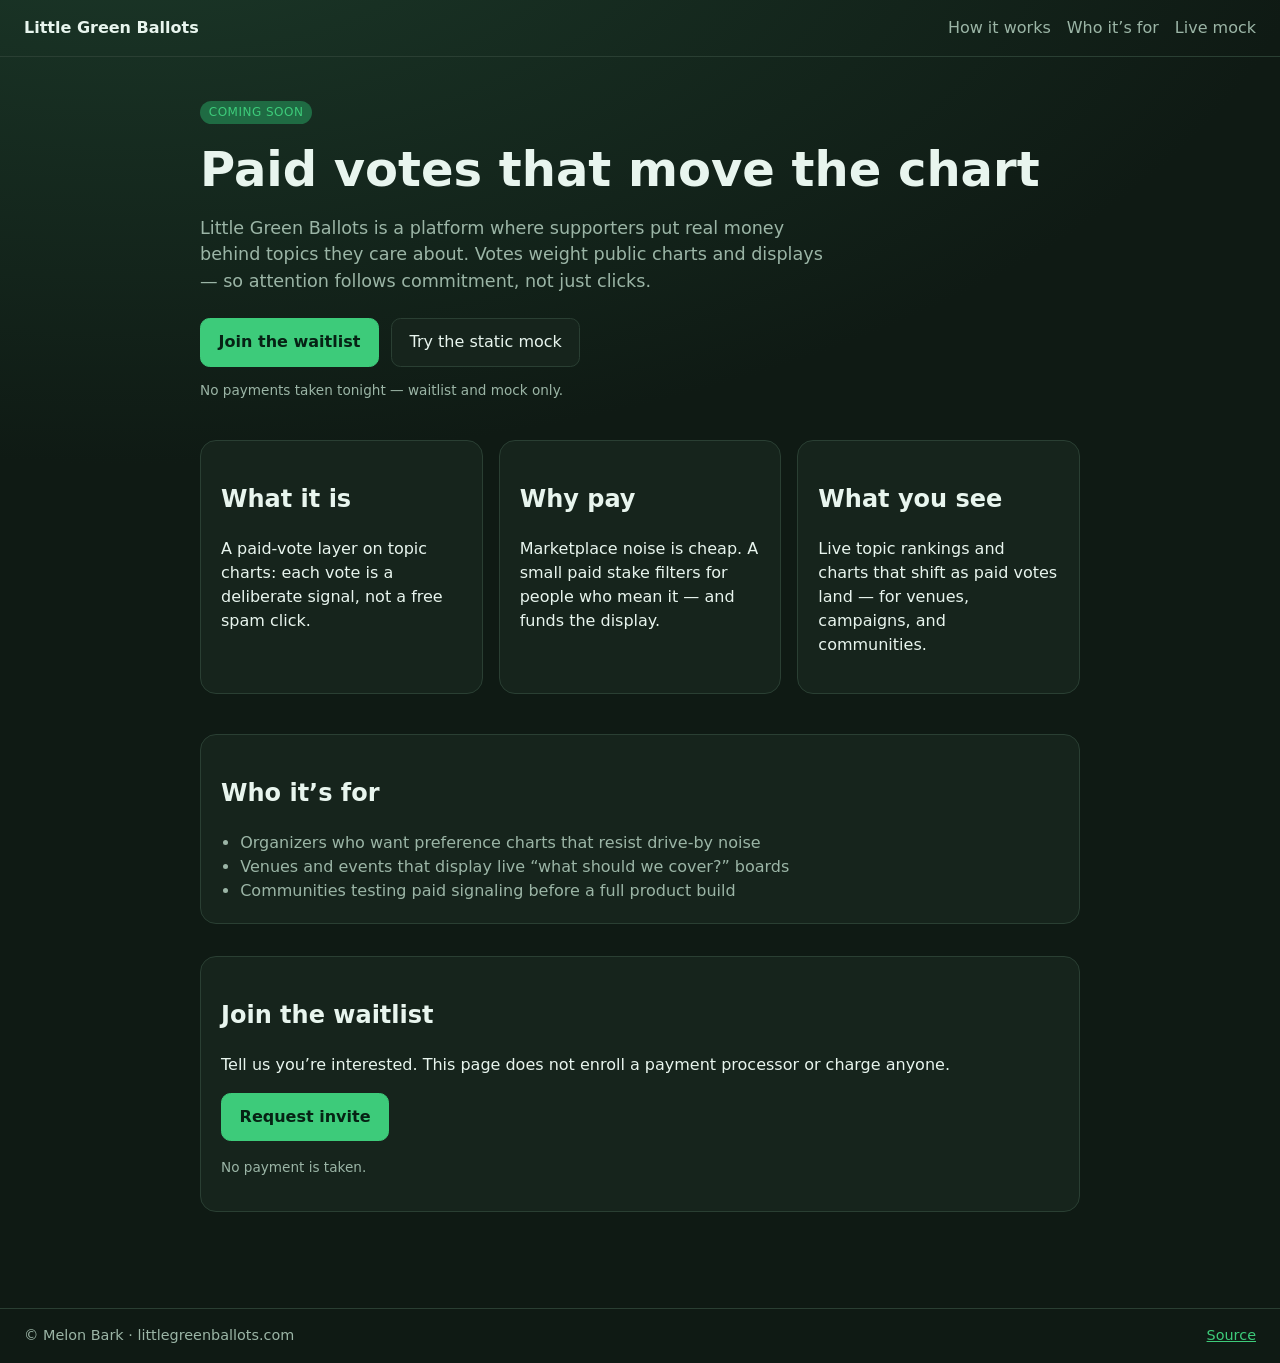
<file: index.html>
<!DOCTYPE html>
<html lang="en">
<head>
  <meta charset="utf-8" />
  <meta name="viewport" content="width=device-width, initial-scale=1" />
  <title>Little Green Ballots — Paid votes that move the chart</title>
  <meta name="description" content="A platform for paid votes that influence topic charts and displays. Coming soon." />
  <link rel="stylesheet" href="./styles.css" />
</head>
<body>
  <header class="site-header">
    <a class="logo" href="./index.html">Little Green Ballots</a>
    <nav>
      <a href="#how">How it works</a>
      <a href="#who">Who it’s for</a>
      <a href="./mock/index.html">Live mock</a>
    </nav>
  </header>

  <main>
    <section class="hero">
      <p class="eyebrow">Coming soon</p>
      <h1>Paid votes that move the chart</h1>
      <p class="lede">
        Little Green Ballots is a platform where supporters put real money behind topics they care about.
        Votes weight public charts and displays — so attention follows commitment, not just clicks.
      </p>
      <div class="cta-row">
        <a class="btn primary" href="#waitlist">Join the waitlist</a>
        <a class="btn ghost" href="./mock/index.html">Try the static mock</a>
      </div>
      <p class="fine">No payments taken tonight — waitlist and mock only.</p>
    </section>

    <section id="how" class="card-grid">
      <article class="card">
        <h2>What it is</h2>
        <p>A paid-vote layer on topic charts: each vote is a deliberate signal, not a free spam click.</p>
      </article>
      <article class="card">
        <h2>Why pay</h2>
        <p>Marketplace noise is cheap. A small paid stake filters for people who mean it — and funds the display.</p>
      </article>
      <article class="card">
        <h2>What you see</h2>
        <p>Live topic rankings and charts that shift as paid votes land — for venues, campaigns, and communities.</p>
      </article>
    </section>

    <section id="who" class="band">
      <h2>Who it’s for</h2>
      <ul>
        <li>Organizers who want preference charts that resist drive-by noise</li>
        <li>Venues and events that display live “what should we cover?” boards</li>
        <li>Communities testing paid signaling before a full product build</li>
      </ul>
    </section>

    <section id="waitlist" class="waitlist">
      <h2>Join the waitlist</h2>
      <p>Tell us you’re interested. This page does not enroll a payment processor or charge anyone.</p>
      <p>
        <a class="btn primary" id="waitlist-cta" href="#waitlist-note">Request invite</a>
      </p>
      <p class="fine waitlist-note" id="waitlist-note" hidden>Waitlist form coming soon.</p>
      <noscript>
        <p class="fine waitlist-note">Waitlist form coming soon.</p>
      </noscript>
      <p class="fine">No payment is taken.</p>
    </section>
  </main>

  <footer class="site-footer">
    <span>© Melon Bark · littlegreenballots.com</span>
    <a href="https://github.com/MelonBark/little-green-ballots">Source</a>
  </footer>
  <!-- Waitlist URL lives in config.js as WAITLIST_FORM_URL. -->
  <script src="./config.js"></script>
</body>
</html>
</file>
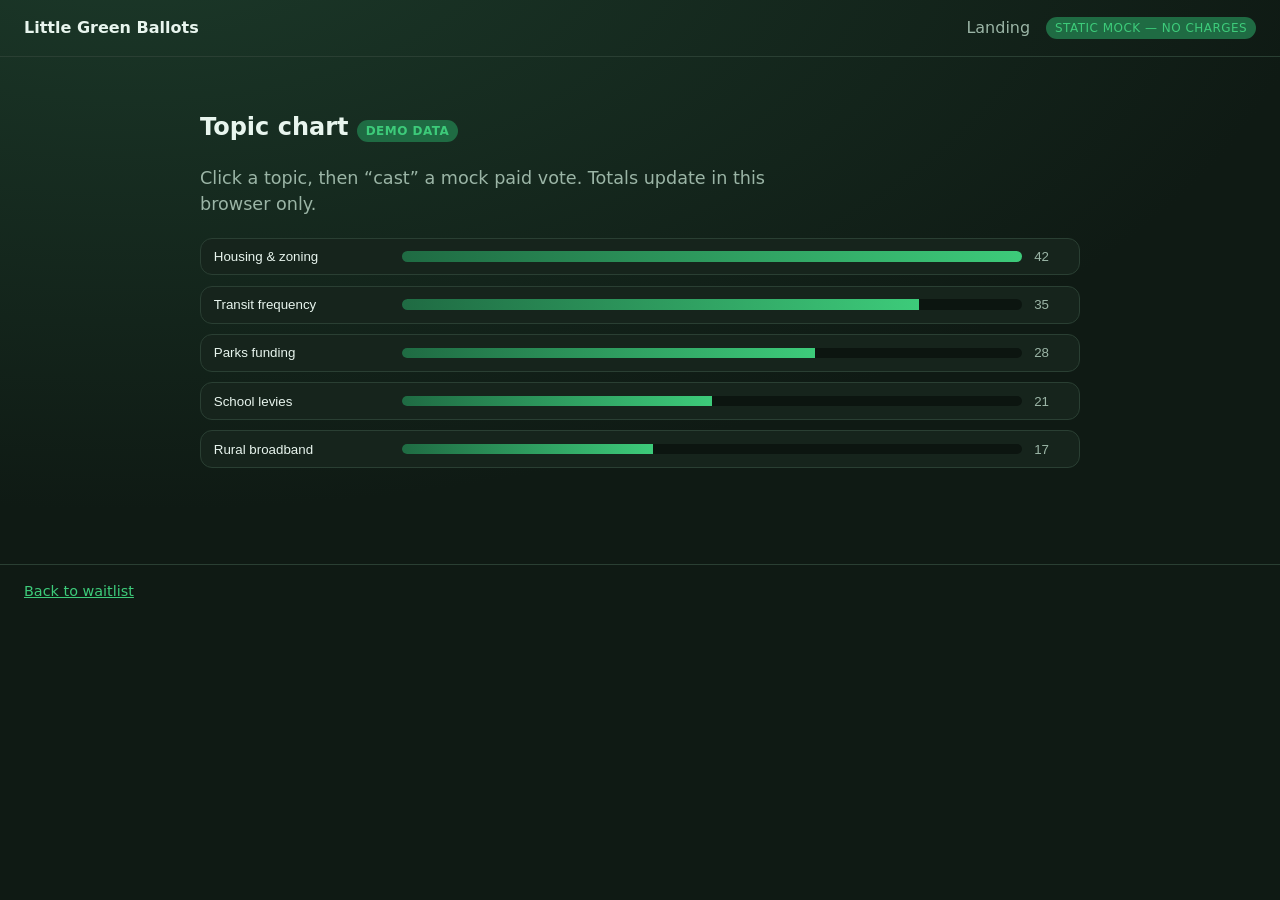
<file: mock/index.html>
<!DOCTYPE html>
<html lang="en">
<head>
  <meta charset="utf-8" />
  <meta name="viewport" content="width=device-width, initial-scale=1" />
  <title>Mock — Topic chart &amp; paid vote · Little Green Ballots</title>
  <link rel="stylesheet" href="../styles.css" />
</head>
<body>
  <header class="site-header">
    <a class="logo" href="../index.html">Little Green Ballots</a>
    <nav>
      <a href="../index.html">Landing</a>
      <span class="pill">Static mock — no charges</span>
    </nav>
  </header>

  <main class="mock">
    <section>
      <h1>Topic chart <span class="pill">demo data</span></h1>
      <p class="lede">Click a topic, then “cast” a mock paid vote. Totals update in this browser only.</p>
      <div id="chart" class="chart" aria-live="polite"></div>
    </section>

    <section class="vote-panel" id="vote-panel" hidden>
      <h2>Cast a paid vote <span class="pill">UI only</span></h2>
      <p>Topic: <strong id="selected-topic"></strong></p>
      <label>
        Mock stake (USD)
        <select id="stake">
          <option value="1">$1</option>
          <option value="3" selected>$3</option>
          <option value="5">$5</option>
        </select>
      </label>
      <button type="button" class="btn primary" id="cast">Cast mock vote</button>
      <p class="fine" id="receipt"></p>
    </section>
  </main>

  <footer class="site-footer">
    <a href="../index.html#waitlist">Back to waitlist</a>
  </footer>
  <script src="./mock.js"></script>
</body>
</html>
</file>
<file: styles.css>
:root {
  --bg: #0f1a14;
  --panel: #16241c;
  --ink: #e8f5ee;
  --muted: #9bb5a6;
  --green: #3dcb7a;
  --green-dim: #1f6b43;
  --line: #2a3f33;
  --warn: #f0d48a;
  font-family: "Segoe UI", system-ui, sans-serif;
}
* { box-sizing: border-box; }
body {
  margin: 0;
  background: radial-gradient(1200px 600px at 10% -10%, #1c3a2a, var(--bg));
  color: var(--ink);
  line-height: 1.5;
  min-height: 100vh;
}
a { color: var(--green); }
.site-header, .site-footer {
  display: flex;
  justify-content: space-between;
  align-items: center;
  gap: 1rem;
  padding: 1rem 1.5rem;
  border-bottom: 1px solid var(--line);
}
.site-footer { border-bottom: 0; border-top: 1px solid var(--line); margin-top: 3rem; color: var(--muted); font-size: 0.9rem; }
.logo { font-weight: 700; color: var(--ink); text-decoration: none; }
nav { display: flex; gap: 1rem; flex-wrap: wrap; align-items: center; }
nav a { text-decoration: none; color: var(--muted); }
main { max-width: 920px; margin: 0 auto; padding: 2rem 1.25rem 3rem; }
.hero h1 { font-size: clamp(2rem, 5vw, 3rem); line-height: 1.15; margin: 0.4rem 0 1rem; }
.lede { color: var(--muted); font-size: 1.1rem; max-width: 40rem; }
.eyebrow, .pill {
  display: inline-block;
  background: var(--green-dim);
  color: var(--green);
  padding: 0.15rem 0.55rem;
  border-radius: 999px;
  font-size: 0.75rem;
  letter-spacing: 0.04em;
  text-transform: uppercase;
}
.cta-row { display: flex; flex-wrap: wrap; gap: 0.75rem; margin: 1.5rem 0 0.5rem; }
.btn {
  display: inline-block;
  border-radius: 0.6rem;
  padding: 0.7rem 1.1rem;
  text-decoration: none;
  border: 1px solid var(--line);
  color: var(--ink);
  background: transparent;
  cursor: pointer;
  font: inherit;
}
.btn.primary { background: var(--green); color: #062214; border-color: var(--green); font-weight: 650; }
.btn.ghost { background: var(--panel); }
.fine { color: var(--muted); font-size: 0.85rem; }
.card-grid { display: grid; gap: 1rem; grid-template-columns: repeat(auto-fit, minmax(220px, 1fr)); margin: 2.5rem 0; }
.card, .band, .waitlist, .vote-panel {
  background: var(--panel);
  border: 1px solid var(--line);
  border-radius: 1rem;
  padding: 1.25rem;
}
.band ul { margin: 0; padding-left: 1.2rem; color: var(--muted); }
.waitlist { margin-top: 2rem; }
.waitlist-note { color: var(--warn); }
.vote-panel select {
  width: 100%;
  margin-top: 0.35rem;
  padding: 0.65rem 0.75rem;
  border-radius: 0.5rem;
  border: 1px solid var(--line);
  background: var(--bg);
  color: var(--ink);
}
.chart { display: grid; gap: 0.65rem; margin-top: 1.25rem; }
.bar-row {
  display: grid;
  grid-template-columns: minmax(7rem, 11rem) 1fr auto;
  gap: 0.75rem;
  align-items: center;
  width: 100%;
  text-align: left;
  background: var(--panel);
  border: 1px solid var(--line);
  border-radius: 0.75rem;
  padding: 0.65rem 0.8rem;
  color: var(--ink);
  cursor: pointer;
}
.bar-row.active { border-color: var(--green); }
.bar-track { height: 0.65rem; background: #0c1510; border-radius: 999px; overflow: hidden; }
.bar-fill { display: block; height: 100%; background: linear-gradient(90deg, var(--green-dim), var(--green)); }
.bar-value { font-variant-numeric: tabular-nums; color: var(--muted); min-width: 2rem; }
.mock .vote-panel { margin-top: 1.5rem; }
@media (max-width: 600px) {
  .bar-row { grid-template-columns: 1fr; }
}
</file>
